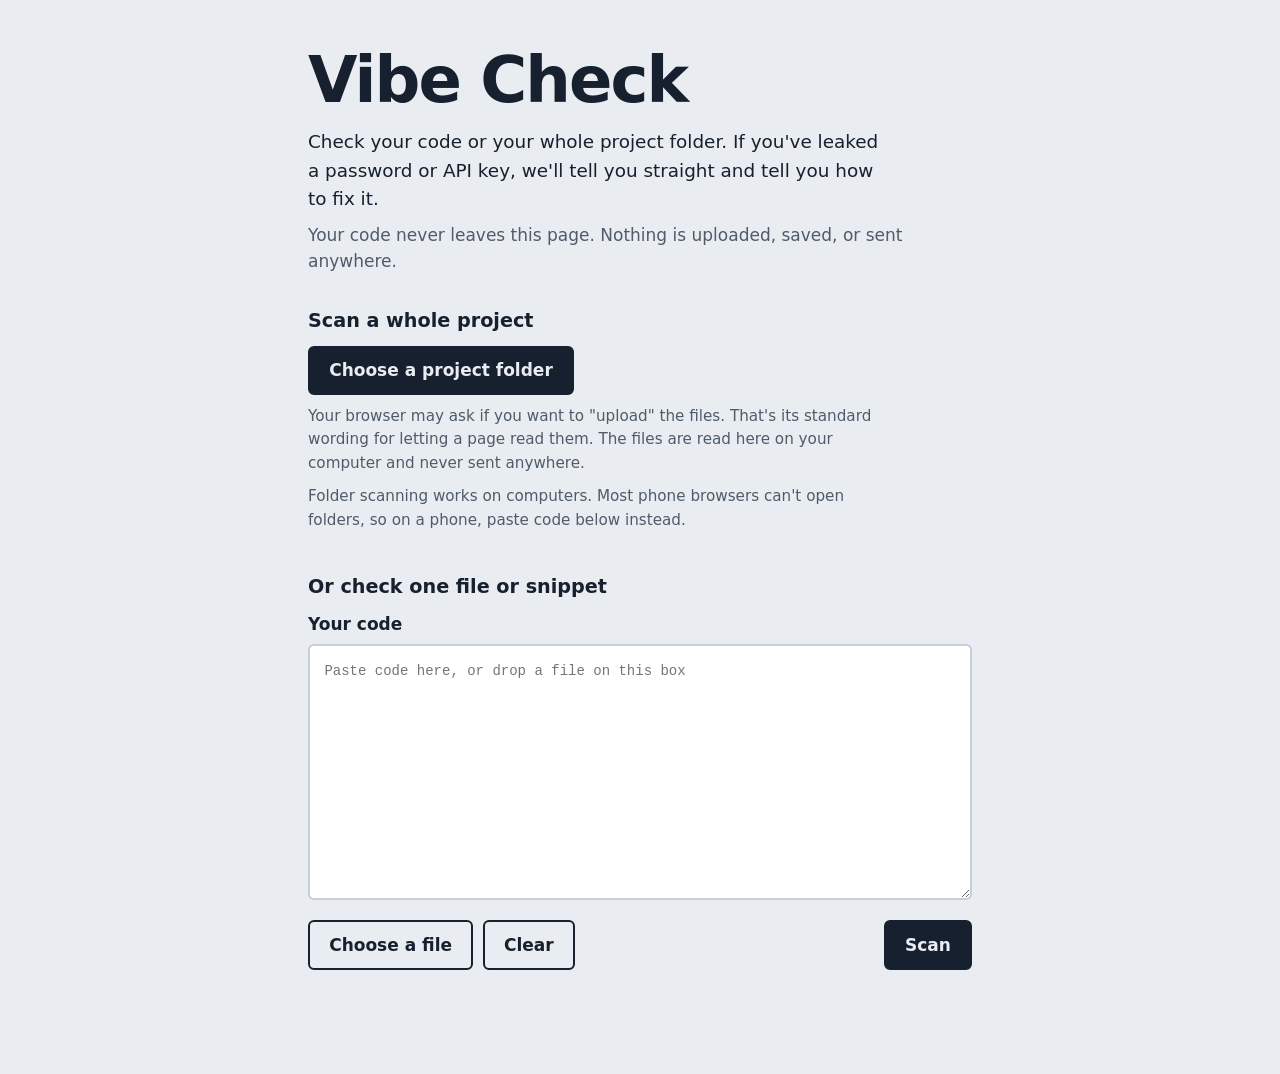
<file: index.html>
<!DOCTYPE html>
<html lang="en">
<head>
  <meta charset="utf-8">
  <meta name="viewport" content="width=device-width, initial-scale=1">
  <meta http-equiv="Content-Security-Policy" content="default-src 'none'; script-src 'self'; style-src 'self'; img-src 'self'; connect-src 'none'; form-action 'none'; base-uri 'none'">
  <title>Vibe Check: Secret Scanner</title>
  <link rel="stylesheet" href="style.css">
</head>
<body>
  <main>
    <header>
      <h1>Vibe Check</h1>
      <p class="lede">Check your code or your whole project folder. If you've leaked a password or API key, we'll tell you straight and tell you how to fix it.</p>
      <p class="promise">Your code never leaves this page. Nothing is uploaded, saved, or sent anywhere.</p>
    </header>

    <section class="project" aria-label="Scan a project folder">
      <h2 class="section-title">Scan a whole project</h2>
      <label class="file-btn big">
        Choose a project folder
        <input type="file" id="folder" webkitdirectory multiple>
      </label>
      <p class="hint">Your browser may ask if you want to "upload" the files. That's its standard wording for letting a page read them. The files are read here on your computer and never sent anywhere.</p>
      <p class="hint">Folder scanning works on computers. Most phone browsers can't open folders, so on a phone, paste code below instead.</p>
    </section>

    <section class="scanner" aria-label="Scan pasted code">
      <h2 class="section-title">Or check one file or snippet</h2>
      <label for="code">Your code</label>
      <textarea id="code" spellcheck="false" autocomplete="off" placeholder="Paste code here, or drop a file on this box"></textarea>

      <div class="controls">
        <label class="file-btn">
          Choose a file
          <input type="file" id="file">
        </label>
        <button type="button" id="clear" class="secondary">Clear</button>
        <button type="button" id="scan" class="primary">Scan</button>
      </div>
      <p id="notice" class="notice" role="status" hidden></p>
    </section>

    <section id="results" aria-live="polite"></section>
  </main>
  <script src="js/rules.js"></script>
  <script src="js/folder.js"></script>
  <script src="js/gitignore.js"></script>
  <script src="js/rls.js"></script>
  <script src="js/project.js"></script>
  <script src="js/page.js"></script>
</body>
</html>
</file>
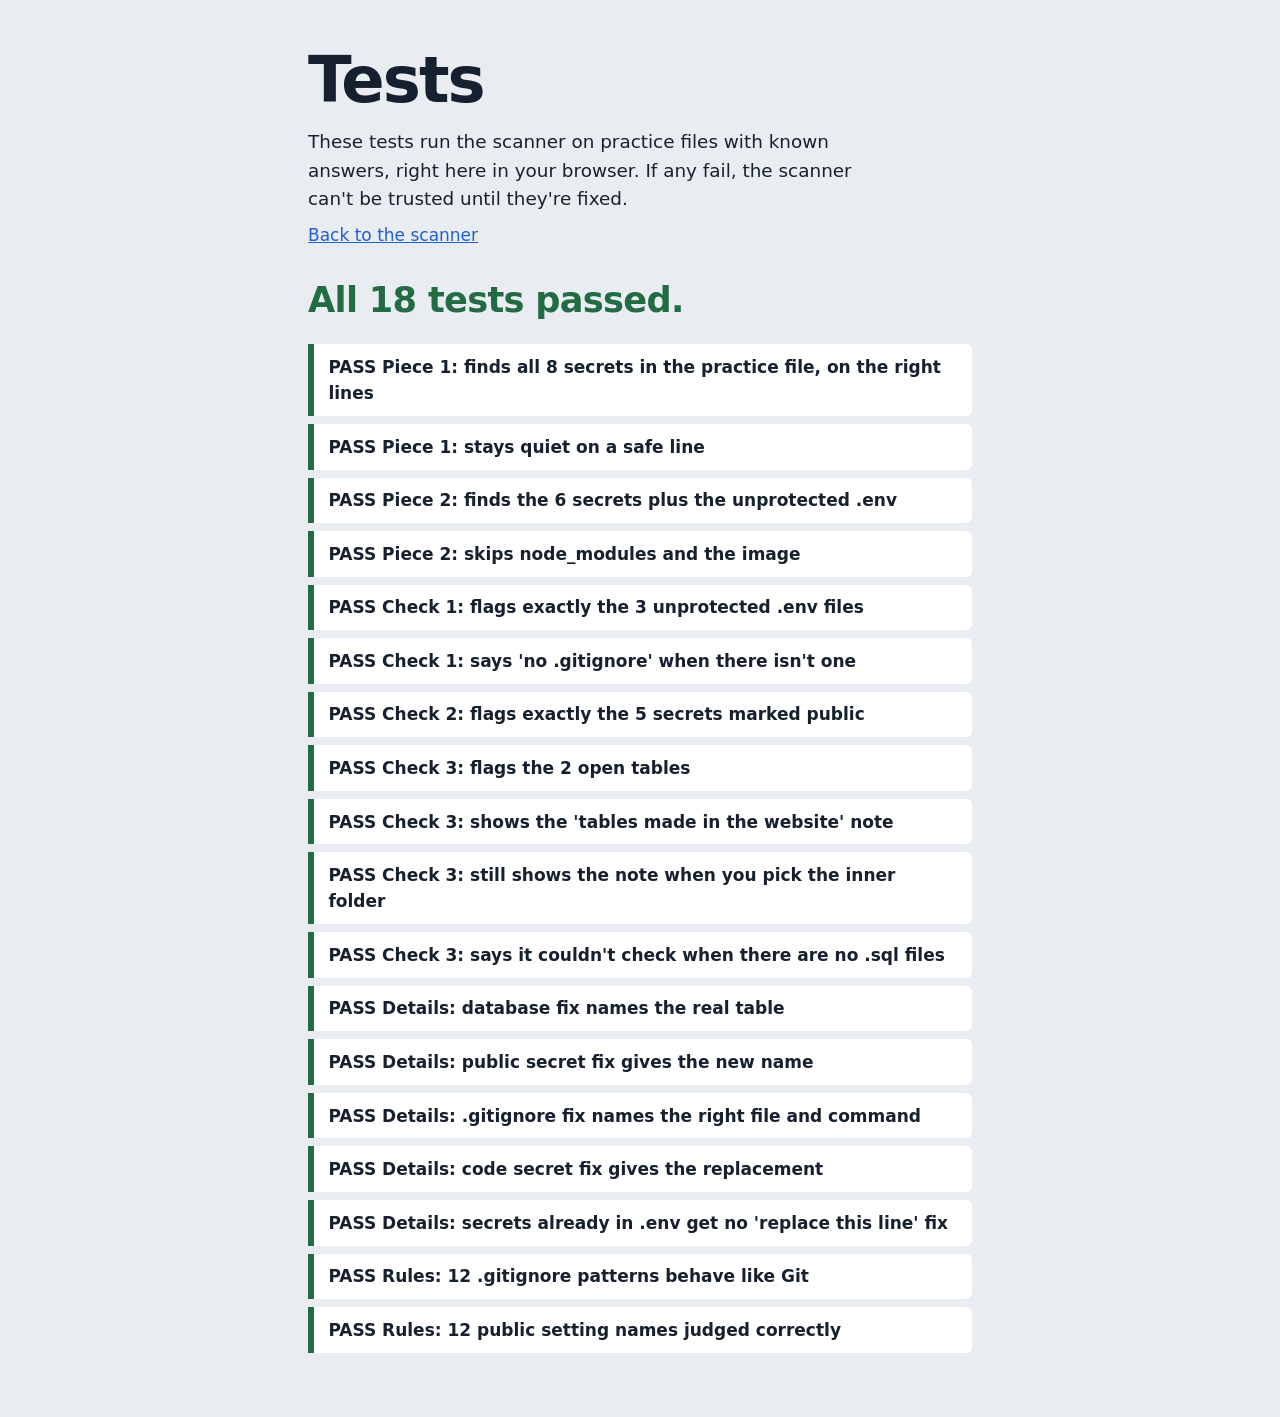
<file: tests.html>
<!DOCTYPE html>
<html lang="en">
<head>
  <meta charset="utf-8">
  <meta name="viewport" content="width=device-width, initial-scale=1">
  <meta http-equiv="Content-Security-Policy" content="default-src 'none'; script-src 'self'; style-src 'self'; img-src 'self'; connect-src 'none'; form-action 'none'; base-uri 'none'">
  <title>Vibe Check: Tests</title>
  <link rel="stylesheet" href="style.css">
</head>
<body>
  <main>
    <header>
      <h1>Tests</h1>
      <p class="lede">These tests run the scanner on practice files with known answers, right here in your browser. If any fail, the scanner can't be trusted until they're fixed.</p>
      <p class="promise"><a href="./">Back to the scanner</a></p>
    </header>
    <section id="test-results" aria-live="polite"></section>
  </main>
  <script src="js/rules.js"></script>
  <script src="js/folder.js"></script>
  <script src="js/gitignore.js"></script>
  <script src="js/rls.js"></script>
  <script src="js/project.js"></script>
  <script src="tests/fixtures.js"></script>
  <script src="tests/tests.js"></script>
</body>
</html>
</file>
<file: style.css>
:root {
  --bg: #e9edf1;
  --surface: #ffffff;
  --ink: #16202e;
  --muted: #4f5b6b;
  --line: #c6ced8;
  --danger: #b3261e;
  --safe: #226b43;
  --mark: #ffe45c;
  --focus: #1f5fd1;
}
@media (prefers-color-scheme: dark) {
  :root {
    --bg: #12171f;
    --surface: #1b222d;
    --ink: #e8edf3;
    --muted: #a3afbe;
    --line: #313b49;
    --danger: #ff6b5f;
    --safe: #5fcf8f;
    --mark: #6b5a00;
    --focus: #7aa7ff;
  }
}

* { box-sizing: border-box; }

body {
  margin: 0;
  background: var(--bg);
  color: var(--ink);
  font: 17px/1.55 system-ui, -apple-system, "Segoe UI", Roboto, sans-serif;
}

main {
  max-width: 44rem;
  margin: 0 auto;
  padding: 3rem 1.25rem 4rem;
}

h1 {
  font-size: clamp(2.6rem, 8vw, 4rem);
  line-height: 1;
  font-weight: 900;
  letter-spacing: -0.03em;
  margin: 0 0 1rem;
}

.lede { font-size: 1.15rem; margin: 0 0 0.5rem; max-width: 36rem; }
.promise { color: var(--muted); margin: 0 0 2rem; }

label[for="code"] { display: block; font-weight: 700; margin-bottom: 0.4rem; }

textarea {
  width: 100%;
  min-height: 16rem;
  padding: 0.9rem;
  border: 2px solid var(--line);
  border-radius: 6px;
  background: var(--surface);
  color: var(--ink);
  font: 14px/1.5 ui-monospace, SFMono-Regular, Menlo, Consolas, monospace;
  resize: vertical;
}
textarea.dragging { border-color: var(--focus); border-style: dashed; }

.controls {
  display: flex;
  flex-wrap: wrap;
  gap: 0.6rem;
  margin-top: 0.8rem;
}

button, .file-btn {
  font: inherit;
  font-weight: 700;
  padding: 0.6rem 1.2rem;
  border-radius: 6px;
  border: 2px solid var(--ink);
  cursor: pointer;
}
.primary { background: var(--ink); color: var(--bg); margin-left: auto; }
.secondary, .file-btn { background: transparent; color: var(--ink); }
.file-btn input { position: absolute; width: 1px; height: 1px; opacity: 0; }
.file-btn:focus-within, button:focus-visible, textarea:focus-visible, .verdict:focus-visible {
  outline: 3px solid var(--focus);
  outline-offset: 2px;
}

.notice { margin: 0.8rem 0 0; color: var(--muted); }

#results { margin-top: 2.5rem; }

.verdict {
  font-size: clamp(1.6rem, 5vw, 2.2rem);
  line-height: 1.15;
  font-weight: 900;
  letter-spacing: -0.02em;
  margin: 0 0 0.8rem;
}
.verdict.bad { color: var(--danger); }
.verdict.good { color: var(--safe); }

.limits {
  color: var(--muted);
  border-left: 3px solid var(--line);
  padding-left: 0.9rem;
  margin: 0 0 2rem;
}

.findings { list-style: none; padding: 0; margin: 0; display: grid; gap: 1rem; }

.finding {
  background: var(--surface);
  border-left: 6px solid var(--danger);
  border-radius: 0 6px 6px 0;
  padding: 1rem 1.2rem;
}
.finding-head {
  display: flex;
  justify-content: space-between;
  gap: 1rem;
  font-weight: 800;
}
.finding-line { color: var(--muted); white-space: nowrap; }
.finding-value {
  display: inline-block;
  margin: 0.5rem 0;
  padding: 0.1rem 0.4rem;
  background: var(--mark);
  color: var(--ink);
  font: 14px ui-monospace, SFMono-Regular, Menlo, Consolas, monospace;
  overflow-wrap: anywhere;
}
.finding-msg { margin: 0; }

.history {
  margin-top: 1.5rem;
  font-weight: 700;
}

@media (max-width: 480px) {
  .primary { margin-left: 0; flex-basis: 100%; order: -1; }
}

/* ---------- Piece 2: project folder scanning ---------- */
:root { --warn: #9a5b00; }
@media (prefers-color-scheme: dark) { :root { --warn: #f0b44c; } }

.section-title { font-size: 1.2rem; font-weight: 800; margin: 0 0 0.6rem; }
.project { margin-bottom: 2.5rem; }
.file-btn.big { display: inline-block; background: var(--ink); color: var(--bg); }
.hint { color: var(--muted); font-size: 0.95rem; margin: 0.6rem 0 0; max-width: 36rem; }

.coverage { font-weight: 700; margin: 0 0 0.5rem; }
.skipped { margin: 0 0 2rem; color: var(--muted); }
.skipped summary { cursor: pointer; }
.skipped ul { margin: 0.5rem 0 0; padding-left: 1.2rem; }

.file-name {
  font: 700 1rem ui-monospace, SFMono-Regular, Menlo, Consolas, monospace;
  margin: 2rem 0 0.6rem;
  overflow-wrap: anywhere;
}
.finding.env { border-left-color: var(--warn); }

.db-note { border-left: 3px solid var(--line); padding-left: 0.9rem; margin: 0 0 1.5rem; color: var(--muted); }
.db-note.warn { border-left-color: var(--warn); color: var(--ink); font-weight: 600; }
.finding-msg.repeat { color: var(--muted); }

/* ---------- Tests page ---------- */
a { color: var(--focus); }
.test-list { list-style: none; padding: 0; margin: 1.5rem 0 0; display: grid; gap: 0.5rem; }
.test-list li { background: var(--surface); padding: 0.6rem 0.9rem; border-left: 6px solid var(--safe); border-radius: 0 6px 6px 0; font-weight: 600; }
.test-list li.fail { border-left-color: var(--danger); color: var(--danger); }
.test-list pre { font-size: 13px; white-space: pre-wrap; overflow-wrap: anywhere; color: var(--ink); font-weight: 400; }

.finding-fix { margin-top: 0.7rem; }
.fix-text { margin: 0; }
.fix-code {
  margin: 0.5rem 0 0; padding: 0.6rem 0.8rem; border-radius: 6px;
  background: var(--bg); color: var(--ink); border: 1px solid var(--line);
  font: 14px/1.5 ui-monospace, SFMono-Regular, Menlo, Consolas, monospace;
  white-space: pre-wrap; overflow-wrap: anywhere;
}
</file>
